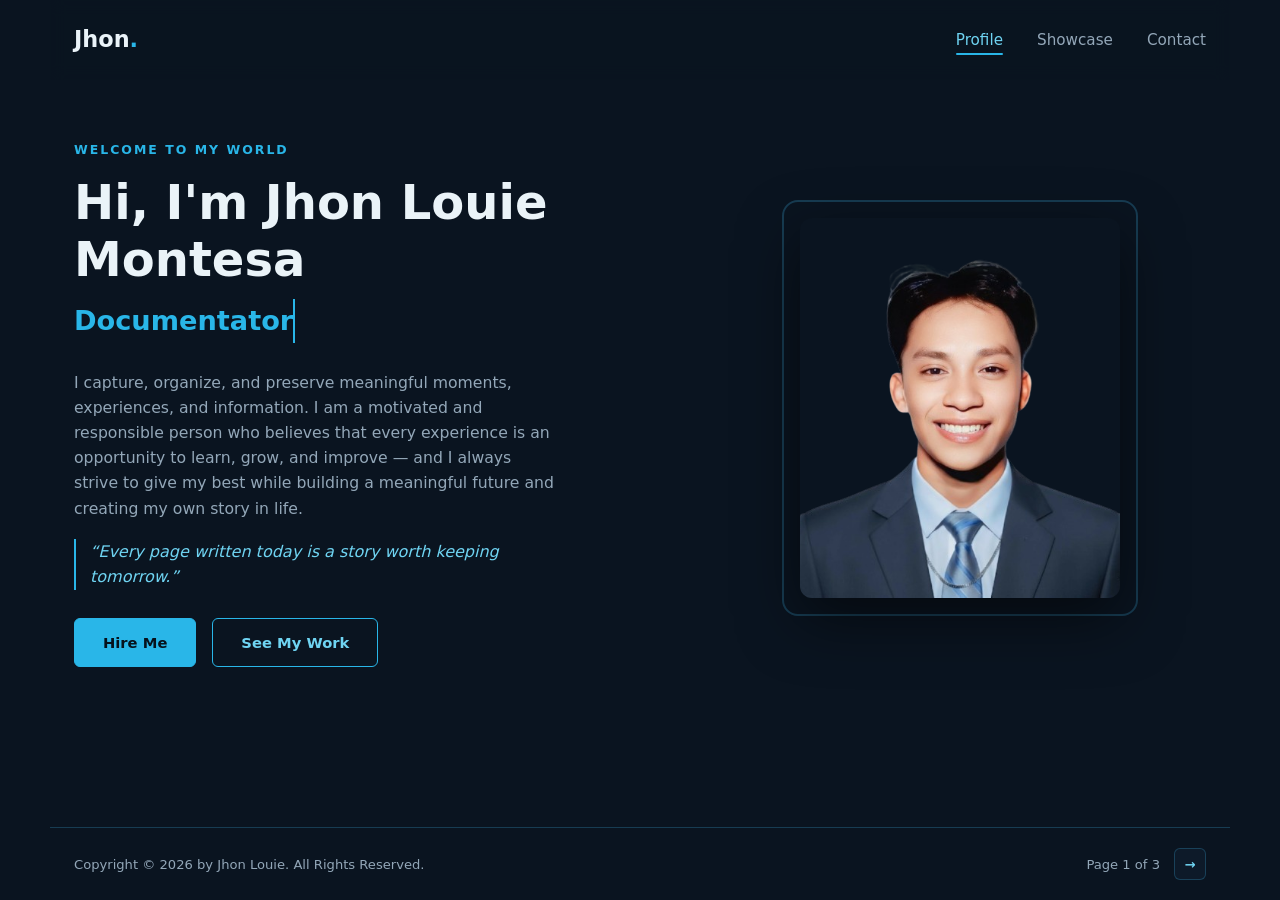
<file: index.html>
<!DOCTYPE html>
<html lang="en">
<head>
<meta charset="UTF-8">
<meta name="viewport" content="width=device-width, initial-scale=1.0">
<title>Jhon Louie — Profile</title>
<link rel="stylesheet" href="style.css">
</head>
<body>

  <nav class="navbar">
    <div class="logo">Jhon<span class="dot">.</span></div>
    <ul class="nav-links">
      <li><a href="index.html" class="active">Profile</a></li>
      <li><a href="showcase.html">Showcase</a></li>
      <li><a href="contact.html">Contact</a></li>
    </ul>
    <button class="nav-toggle" aria-label="Toggle menu">
      <span></span><span></span><span></span>
    </button>
  </nav>

  <main class="page-wrap">
    <section class="page page-profile">
      <div class="hero-content">
        <div class="hero-text">
          <p class="eyebrow">Welcome to my world</p>
          <h1>Hi, I'm <span>Jhon Louie Montesa</span></h1>
          <h2 class="typewriter">Documentator</h2>
          <p class="hero-desc">
            I capture, organize, and preserve meaningful moments, experiences, and information.
            I am a motivated and responsible person who believes that every experience is an
            opportunity to learn, grow, and improve — and I always strive to give my best while
            building a meaningful future and creating my own story in life.
          </p>
          <p class="motto">“Every page written today is a story worth keeping tomorrow.”</p>
          <div class="hero-buttons">
            <a href="contact.html" class="btn btn-filled">Hire Me</a>
            <a href="showcase.html" class="btn btn-outline">See My Work</a>
          </div>
        </div>

        <div class="hero-image">
          <img src="img/avatar.png" alt="Portrait of Jhon Louie">
        </div>
      </div>
    </section>
  </main>

  <footer class="footer">
    <p>Copyright © 2026 by Jhon Louie. All Rights Reserved.</p>
    <div class="page-nav-buttons">
      <span class="page-indicator">Page 1 of 3</span>
      <a href="showcase.html" class="page-arrow" aria-label="Next page">→</a>
    </div>
  </footer>

  <script src="script.js"></script>
</body>
</html>
</file>
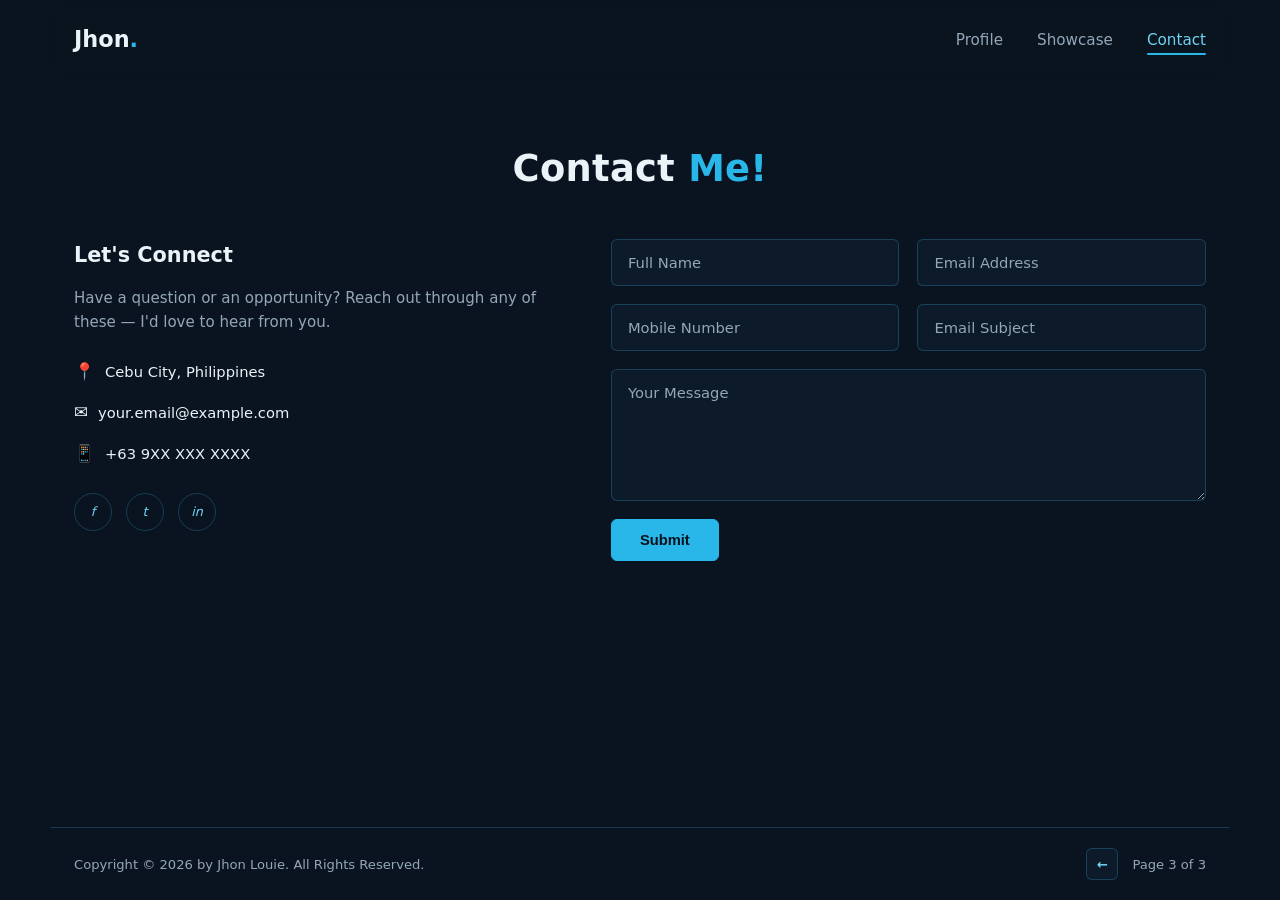
<file: contact.html>
<!DOCTYPE html>
<html lang="en">
<head>
<meta charset="UTF-8">
<meta name="viewport" content="width=device-width, initial-scale=1.0">
<title>Jhon Louie — Contact</title>
<link rel="stylesheet" href="style.css">
</head>
<body>

  <nav class="navbar">
    <div class="logo">Jhon<span class="dot">.</span></div>
    <ul class="nav-links">
      <li><a href="index.html">Profile</a></li>
      <li><a href="showcase.html">Showcase</a></li>
      <li><a href="contact.html" class="active">Contact</a></li>
    </ul>
    <button class="nav-toggle" aria-label="Toggle menu">
      <span></span><span></span><span></span>
    </button>
  </nav>

  <main class="page-wrap">
    <section class="page page-contact">
      <h2 class="section-title">Contact <span>Me!</span></h2>

      <div class="contact-wrap">
        <div class="contact-info">
          <h3>Let's Connect</h3>
          <p>Have a question or an opportunity? Reach out through any of these — I'd love to hear from you.</p>

          <ul class="info-list">
            <li><span class="info-icon">📍</span> Cebu City, Philippines</li>
            <li><span class="info-icon">✉️</span> your.email@example.com</li>
            <li><span class="info-icon">📱</span> +63 9XX XXX XXXX</li>
          </ul>

          <div class="socials">
            <a href="https://www.facebook.com/jhon.montesa.2024" aria-label="Facebook"><i class="icon">f</i></a>
            <a href="https://www.tiktok.com/@jhonmontesa" aria-label="Tiktok"><i class="icon">t</i></a>
            <a href="https://www.instagram.com/montesajhonlouie/" aria-label="Instagram"><i class="icon">in</i></a>
          </div>
        </div>

        <form class="contact-form" onsubmit="return handleSubmit(event)">
          <div class="form-row">
            <input type="text" placeholder="Full Name" required>
            <input type="email" placeholder="Email Address" required>
          </div>
          <div class="form-row">
            <input type="tel" placeholder="Mobile Number">
            <input type="text" placeholder="Email Subject">
          </div>
          <textarea placeholder="Your Message" rows="6" required></textarea>
          <button type="submit" class="btn btn-filled">Submit</button>
          <p class="form-status" id="formStatus"></p>
        </form>
      </div>
    </section>
  </main>

  <footer class="footer">
    <p>Copyright © 2026 by Jhon Louie. All Rights Reserved.</p>
    <div class="page-nav-buttons">
      <a href="showcase.html" class="page-arrow" aria-label="Previous page">←</a>
      <span class="page-indicator">Page 3 of 3</span>
    </div>
  </footer>

  <script src="script.js"></script>
</body>
</html>
</file>
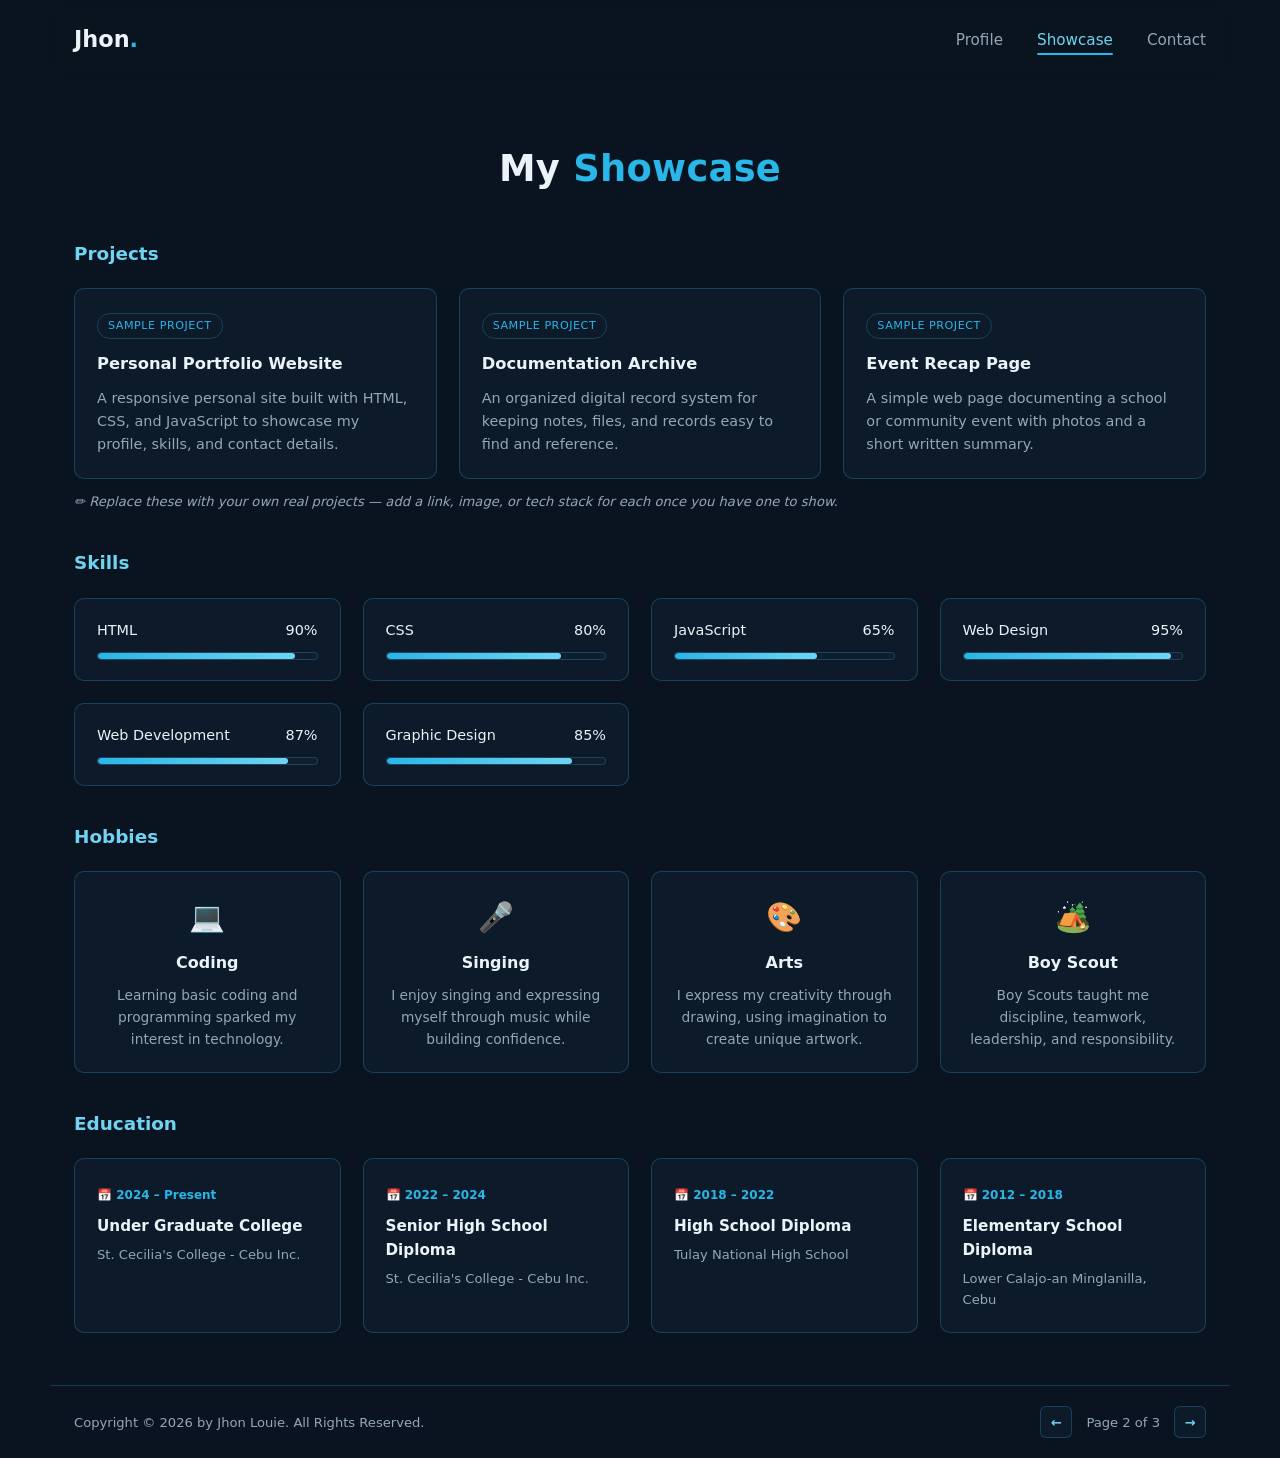
<file: showcase.html>
<!DOCTYPE html>
<html lang="en">
<head>
<meta charset="UTF-8">
<meta name="viewport" content="width=device-width, initial-scale=1.0">
<title>Jhon Louie — Showcase</title>
<link rel="stylesheet" href="style.css">
</head>
<body>

  <nav class="navbar">
    <div class="logo">Jhon<span class="dot">.</span></div>
    <ul class="nav-links">
      <li><a href="index.html">Profile</a></li>
      <li><a href="showcase.html" class="active">Showcase</a></li>
      <li><a href="contact.html">Contact</a></li>
    </ul>
    <button class="nav-toggle" aria-label="Toggle menu">
      <span></span><span></span><span></span>
    </button>
  </nav>

  <main class="page-wrap">
    <section class="page page-showcase">
      <h2 class="section-title">My <span>Showcase</span></h2>

      <h3 class="subheading">Projects</h3>
      <div class="card-grid projects-grid">
        <div class="card project-card">
          <span class="card-tag">Sample Project</span>
          <h4>Personal Portfolio Website</h4>
          <p>A responsive personal site built with HTML, CSS, and JavaScript to showcase my
             profile, skills, and contact details.</p>
        </div>
        <div class="card project-card">
          <span class="card-tag">Sample Project</span>
          <h4>Documentation Archive</h4>
          <p>An organized digital record system for keeping notes, files, and records easy to
             find and reference.</p>
        </div>
        <div class="card project-card">
          <span class="card-tag">Sample Project</span>
          <h4>Event Recap Page</h4>
          <p>A simple web page documenting a school or community event with photos and a
             short written summary.</p>
        </div>
      </div>
      <p class="edit-note">✏️ Replace these with your own real projects — add a link, image, or
        tech stack for each once you have one to show.</p>

      <h3 class="subheading">Skills</h3>
      <div class="card-grid skills-grid-cards">
        <div class="card skill-card">
          <div class="bar-label"><span>HTML</span><span>90%</span></div>
          <div class="bar-track"><div class="bar-fill" style="--w:90%"></div></div>
        </div>
        <div class="card skill-card">
          <div class="bar-label"><span>CSS</span><span>80%</span></div>
          <div class="bar-track"><div class="bar-fill" style="--w:80%"></div></div>
        </div>
        <div class="card skill-card">
          <div class="bar-label"><span>JavaScript</span><span>65%</span></div>
          <div class="bar-track"><div class="bar-fill" style="--w:65%"></div></div>
        </div>
        <div class="card skill-card">
          <div class="bar-label"><span>Web Design</span><span>95%</span></div>
          <div class="bar-track"><div class="bar-fill" style="--w:95%"></div></div>
        </div>
        <div class="card skill-card">
          <div class="bar-label"><span>Web Development</span><span>87%</span></div>
          <div class="bar-track"><div class="bar-fill" style="--w:87%"></div></div>
        </div>
        <div class="card skill-card">
          <div class="bar-label"><span>Graphic Design</span><span>85%</span></div>
          <div class="bar-track"><div class="bar-fill" style="--w:85%"></div></div>
        </div>
      </div>

      <h3 class="subheading">Hobbies</h3>
      <div class="card-grid hobbies-grid">
        <div class="card hobby-card">
          <span class="hobby-icon">💻</span>
          <h4>Coding</h4>
          <p>Learning basic coding and programming sparked my interest in technology.</p>
        </div>
        <div class="card hobby-card">
          <span class="hobby-icon">🎤</span>
          <h4>Singing</h4>
          <p>I enjoy singing and expressing myself through music while building confidence.</p>
        </div>
        <div class="card hobby-card">
          <span class="hobby-icon">🎨</span>
          <h4>Arts</h4>
          <p>I express my creativity through drawing, using imagination to create unique artwork.</p>
        </div>
        <div class="card hobby-card">
          <span class="hobby-icon">🏕️</span>
          <h4>Boy Scout</h4>
          <p>Boy Scouts taught me discipline, teamwork, leadership, and responsibility.</p>
        </div>
      </div>

      <h3 class="subheading">Education</h3>
      <div class="card-grid education-grid">
        <div class="card edu-card">
          <span class="year">📅 2024 – Present</span>
          <h4>Under Graduate College</h4>
          <p>St. Cecilia's College - Cebu Inc.</p>
        </div>
        <div class="card edu-card">
          <span class="year">📅 2022 – 2024</span>
          <h4>Senior High School Diploma</h4>
          <p>St. Cecilia's College - Cebu Inc.</p>
        </div>
        <div class="card edu-card">
          <span class="year">📅 2018 – 2022</span>
          <h4>High School Diploma</h4>
          <p>Tulay National High School</p>
        </div>
        <div class="card edu-card">
          <span class="year">📅 2012 – 2018</span>
          <h4>Elementary School Diploma</h4>
          <p>Lower Calajo-an Minglanilla, Cebu</p>
        </div>
      </div>
    </section>
  </main>

  <footer class="footer">
    <p>Copyright © 2026 by Jhon Louie. All Rights Reserved.</p>
    <div class="page-nav-buttons">
      <a href="index.html" class="page-arrow" aria-label="Previous page">←</a>
      <span class="page-indicator">Page 2 of 3</span>
      <a href="contact.html" class="page-arrow" aria-label="Next page">→</a>
    </div>
  </footer>

  <script src="script.js"></script>
</body>
</html>
</file>
<file: style.css>
:root {
  --bg-deep:     #0a1420;
  --bg-panel:    #101f30;
  --bg-panel-2:  #0d1a29;
  --border-soft: rgba(60, 180, 230, 0.25);
  --cyan:        #29b6e8;
  --cyan-soft:   #6fd4f2;
  --text-main:   #eaf3f8;
  --text-muted:  #93a7b8;
  --radius:      10px;
  --max-width:   1180px;
  --font-head:   'Poppins', 'Segoe UI', system-ui, sans-serif;
  --font-body:   'Inter', 'Segoe UI', system-ui, sans-serif;
}

* { margin: 0; padding: 0; box-sizing: border-box; }

html { scroll-behavior: smooth; }

body {
  background: var(--bg-deep);
  color: var(--text-main);
  font-family: var(--font-body);
  line-height: 1.6;
  overflow-x: hidden;
  min-height: 100vh;
  display: flex;
  flex-direction: column;
}

a { text-decoration: none; color: inherit; }
ul { list-style: none; }
img { display: block; max-width: 100%; }

.section-title {
  text-align: center;
  font-family: var(--font-head);
  font-size: clamp(1.7rem, 3vw, 2.3rem);
  font-weight: 600;
  margin-bottom: 40px;
  letter-spacing: 0.3px;
}
.section-title span { color: var(--cyan); }

.subheading {
  font-family: var(--font-head);
  color: var(--cyan-soft);
  font-size: 1.15rem;
  margin: 36px 0 20px;
}
.subheading:first-of-type { margin-top: 0; }

.btn {
  display: inline-block;
  padding: 12px 28px;
  border-radius: 6px;
  font-weight: 600;
  font-size: 0.92rem;
  transition: transform 0.2s ease, background 0.2s ease, color 0.2s ease, box-shadow 0.2s ease;
  cursor: pointer;
  border: 1.5px solid var(--cyan);
}
.btn-filled {
  background: var(--cyan);
  color: #06121c;
}
.btn-filled:hover {
  background: var(--cyan-soft);
  box-shadow: 0 0 18px rgba(41, 182, 232, 0.5);
  transform: translateY(-2px);
}
.btn-outline {
  background: transparent;
  color: var(--cyan-soft);
}
.btn-outline:hover {
  background: rgba(41, 182, 232, 0.12);
  transform: translateY(-2px);
}

/* ---------- NAVBAR ---------- */
.navbar {
  position: sticky;
  top: 0;
  z-index: 50;
  max-width: var(--max-width);
  margin: 0 auto;
  width: 100%;
  display: flex;
  align-items: center;
  justify-content: space-between;
  padding: 22px 24px;
  background: rgba(10, 20, 32, 0.85);
  backdrop-filter: blur(8px);
}
.logo {
  font-family: var(--font-head);
  font-size: 1.4rem;
  font-weight: 700;
}
.logo .dot { color: var(--cyan); }

.nav-links {
  display: flex;
  gap: 34px;
  font-size: 0.95rem;
  font-weight: 500;
}
.nav-links a {
  position: relative;
  color: var(--text-muted);
  transition: color 0.2s ease;
  cursor: pointer;
}
.nav-links a:hover,
.nav-links a.active { color: var(--cyan-soft); }
.nav-links a.active::after {
  content: "";
  position: absolute;
  left: 0; bottom: -6px;
  width: 100%; height: 2px;
  background: var(--cyan);
  border-radius: 2px;
}

.nav-toggle {
  display: none;
  flex-direction: column;
  gap: 5px;
  background: none;
  border: none;
  cursor: pointer;
}
.nav-toggle span {
  width: 24px; height: 2px;
  background: var(--text-main);
  border-radius: 2px;
}

/* ---------- PAGE WRAPPER ---------- */
.page-wrap {
  flex: 1;
  max-width: var(--max-width);
  margin: 0 auto;
  width: 100%;
  padding: 0 24px;
}
.page {
  padding: 60px 0 40px;
  animation: fadeIn 0.4s ease;
}

@keyframes fadeIn {
  from { opacity: 0; transform: translateY(8px); }
  to { opacity: 1; transform: translateY(0); }
}

/* ---------- PAGE 1: PROFILE ---------- */
.page-profile {
  min-height: 70vh;
  display: flex;
  align-items: center;
}

.hero-content {
  display: grid;
  grid-template-columns: 1.1fr 0.9fr;
  align-items: center;
  gap: 40px;
  width: 100%;
}

.eyebrow {
  color: var(--cyan);
  text-transform: uppercase;
  letter-spacing: 2px;
  font-size: 0.78rem;
  font-weight: 600;
  margin-bottom: 14px;
}

.hero-text h1 {
  font-family: var(--font-head);
  font-size: clamp(2.1rem, 4vw, 3rem);
  font-weight: 700;
  line-height: 1.2;
}
.hero-text h1 span { color: var(--text-main); }

.hero-text h2.typewriter {
  font-family: var(--font-head);
  color: var(--cyan);
  font-size: clamp(1.3rem, 2.4vw, 1.7rem);
  font-weight: 600;
  margin: 10px 0 20px;
  border-right: 2px solid var(--cyan);
  display: inline-block;
  white-space: nowrap;
  overflow: hidden;
  animation: typing 2.5s steps(18, end) 1, blink 0.8s step-end infinite;
}

@keyframes typing {
  from { width: 0; }
  to { width: 17ch; }
}
@keyframes blink {
  50% { border-color: transparent; }
}

.hero-desc {
  color: var(--text-muted);
  max-width: 480px;
  margin-bottom: 18px;
  font-size: 0.98rem;
}

.motto {
  font-style: italic;
  color: var(--cyan-soft);
  border-left: 2px solid var(--cyan);
  padding-left: 14px;
  margin-bottom: 28px;
  max-width: 460px;
}

.hero-buttons {
  display: flex;
  gap: 16px;
  margin-bottom: 8px;
}

.socials { display: flex; gap: 14px; }
.socials a {
  width: 38px; height: 38px;
  border: 1.5px solid var(--border-soft);
  border-radius: 50%;
  display: flex; align-items: center; justify-content: center;
  color: var(--cyan-soft);
  font-size: 0.8rem;
  font-style: normal;
  transition: background 0.2s ease, transform 0.2s ease;
}
.socials a:hover {
  background: var(--cyan);
  color: #06121c;
  transform: translateY(-3px);
}

.hero-image {
  position: relative;
  justify-self: center;
}
.hero-image::before {
  content: "";
  position: absolute;
  inset: -18px;
  border: 2px solid var(--border-soft);
  border-radius: 16px;
  z-index: 0;
}
.hero-image img {
  position: relative;
  z-index: 1;
  width: 320px;
  height: 380px;
  object-fit: cover;
  border-radius: 12px;
  box-shadow: 0 20px 60px rgba(0,0,0,0.55);
}

/* ---------- PAGE 2: PORTFOLIO / CARDS ---------- */
.card-grid {
  display: grid;
  grid-template-columns: repeat(auto-fit, minmax(230px, 1fr));
  gap: 22px;
  margin-bottom: 12px;
}

.card {
  background: var(--bg-panel-2);
  border: 1px solid var(--border-soft);
  border-radius: var(--radius);
  padding: 22px 22px;
  transition: transform 0.2s ease, border-color 0.2s ease;
}
.card:hover {
  transform: translateY(-4px);
  border-color: var(--cyan);
}

.card-tag {
  display: inline-block;
  font-size: 0.7rem;
  color: var(--cyan);
  border: 1px solid var(--border-soft);
  border-radius: 20px;
  padding: 3px 10px;
  margin-bottom: 12px;
  text-transform: uppercase;
  letter-spacing: 0.5px;
}
.project-card h4 { margin-bottom: 10px; font-size: 1.02rem; }
.project-card p { color: var(--text-muted); font-size: 0.9rem; }

.edit-note {
  color: var(--text-muted);
  font-size: 0.82rem;
  margin-bottom: 8px;
  font-style: italic;
}

.skill-card { padding: 20px 22px; }
.bar-label {
  display: flex;
  justify-content: space-between;
  font-size: 0.9rem;
  margin-bottom: 10px;
  color: var(--text-main);
}
.bar-track {
  width: 100%;
  height: 8px;
  background: var(--bg-panel);
  border: 1px solid var(--border-soft);
  border-radius: 6px;
  overflow: hidden;
}
.bar-fill {
  height: 100%;
  width: 0;
  background: linear-gradient(90deg, var(--cyan), var(--cyan-soft));
  border-radius: 6px;
  animation: grow 1.2s ease forwards;
}
@keyframes grow {
  to { width: var(--w); }
}

.hobby-card { text-align: center; }
.hobby-icon { font-size: 1.8rem; display: block; margin-bottom: 10px; }
.hobby-card h4 { margin-bottom: 8px; font-size: 1rem; }
.hobby-card p { color: var(--text-muted); font-size: 0.86rem; }

.edu-card .year {
  display: inline-block;
  font-size: 0.75rem;
  color: var(--cyan);
  margin-bottom: 8px;
  font-weight: 600;
}
.edu-card h4 { font-size: 0.95rem; margin-bottom: 6px; }
.edu-card p { font-size: 0.82rem; color: var(--text-muted); }

/* ---------- PAGE 3: CONTACT ---------- */
.contact-wrap {
  display: grid;
  grid-template-columns: 0.9fr 1.1fr;
  gap: 50px;
  align-items: start;
}

.contact-info h3 {
  font-family: var(--font-head);
  font-size: 1.3rem;
  margin-bottom: 14px;
}
.contact-info > p {
  color: var(--text-muted);
  margin-bottom: 24px;
  font-size: 0.94rem;
}

.info-list { margin-bottom: 26px; }
.info-list li {
  display: flex;
  align-items: center;
  gap: 10px;
  font-size: 0.92rem;
  color: var(--text-main);
  margin-bottom: 14px;
}
.info-icon { font-size: 1.05rem; }

.contact-form {
  display: flex;
  flex-direction: column;
  gap: 18px;
}
.form-row {
  display: grid;
  grid-template-columns: 1fr 1fr;
  gap: 18px;
}
.contact-form input,
.contact-form textarea {
  background: var(--bg-panel-2);
  border: 1.5px solid var(--border-soft);
  border-radius: 6px;
  padding: 14px 16px;
  color: var(--text-main);
  font-family: var(--font-body);
  font-size: 0.92rem;
  resize: vertical;
  transition: border-color 0.2s ease, box-shadow 0.2s ease;
}
.contact-form input::placeholder,
.contact-form textarea::placeholder { color: var(--text-muted); }
.contact-form input:focus,
.contact-form textarea:focus {
  outline: none;
  border-color: var(--cyan);
  box-shadow: 0 0 0 3px rgba(41,182,232,0.15);
}
.contact-form .btn { align-self: flex-start; }
.form-status {
  font-size: 0.85rem;
  color: var(--cyan-soft);
  min-height: 1.2em;
}

/* ---------- FOOTER / PAGE NAV ---------- */
.footer {
  border-top: 1px solid var(--border-soft);
  padding: 20px 24px;
  display: flex;
  align-items: center;
  justify-content: space-between;
  max-width: var(--max-width);
  margin: 0 auto;
  width: 100%;
  font-size: 0.82rem;
  color: var(--text-muted);
  flex-wrap: wrap;
  gap: 12px;
}

.page-nav-buttons {
  display: flex;
  align-items: center;
  gap: 14px;
}
.page-arrow {
  width: 32px; height: 32px;
  border-radius: 6px;
  background: var(--bg-panel-2);
  border: 1px solid var(--border-soft);
  color: var(--cyan-soft);
  font-weight: 700;
  cursor: pointer;
  transition: background 0.2s ease, transform 0.2s ease;
  display: flex;
  align-items: center;
  justify-content: center;
}
.page-arrow:hover {
  background: var(--cyan);
  color: #06121c;
  transform: translateY(-2px);
}
.page-indicator { font-size: 0.82rem; }

/* ---------- RESPONSIVE ---------- */
@media (max-width: 860px) {
  .hero-content { grid-template-columns: 1fr; text-align: center; }
  .hero-image { order: -1; }
  .hero-buttons, .socials { justify-content: center; }
  .hero-desc, .motto { margin-left: auto; margin-right: auto; }
  .contact-wrap { grid-template-columns: 1fr; }
  .form-row { grid-template-columns: 1fr; }

  .nav-links {
    position: fixed;
    top: 0; right: -100%;
    height: 100vh;
    width: 240px;
    background: var(--bg-panel);
    flex-direction: column;
    padding: 100px 30px;
    gap: 26px;
    transition: right 0.3s ease;
    box-shadow: -8px 0 30px rgba(0,0,0,0.4);
    z-index: 60;
  }
  .nav-links.open { right: 0; }
  .nav-toggle { display: flex; }
}

@media (prefers-reduced-motion: reduce) {
  * { animation: none !important; transition: none !important; }
}
</file>
